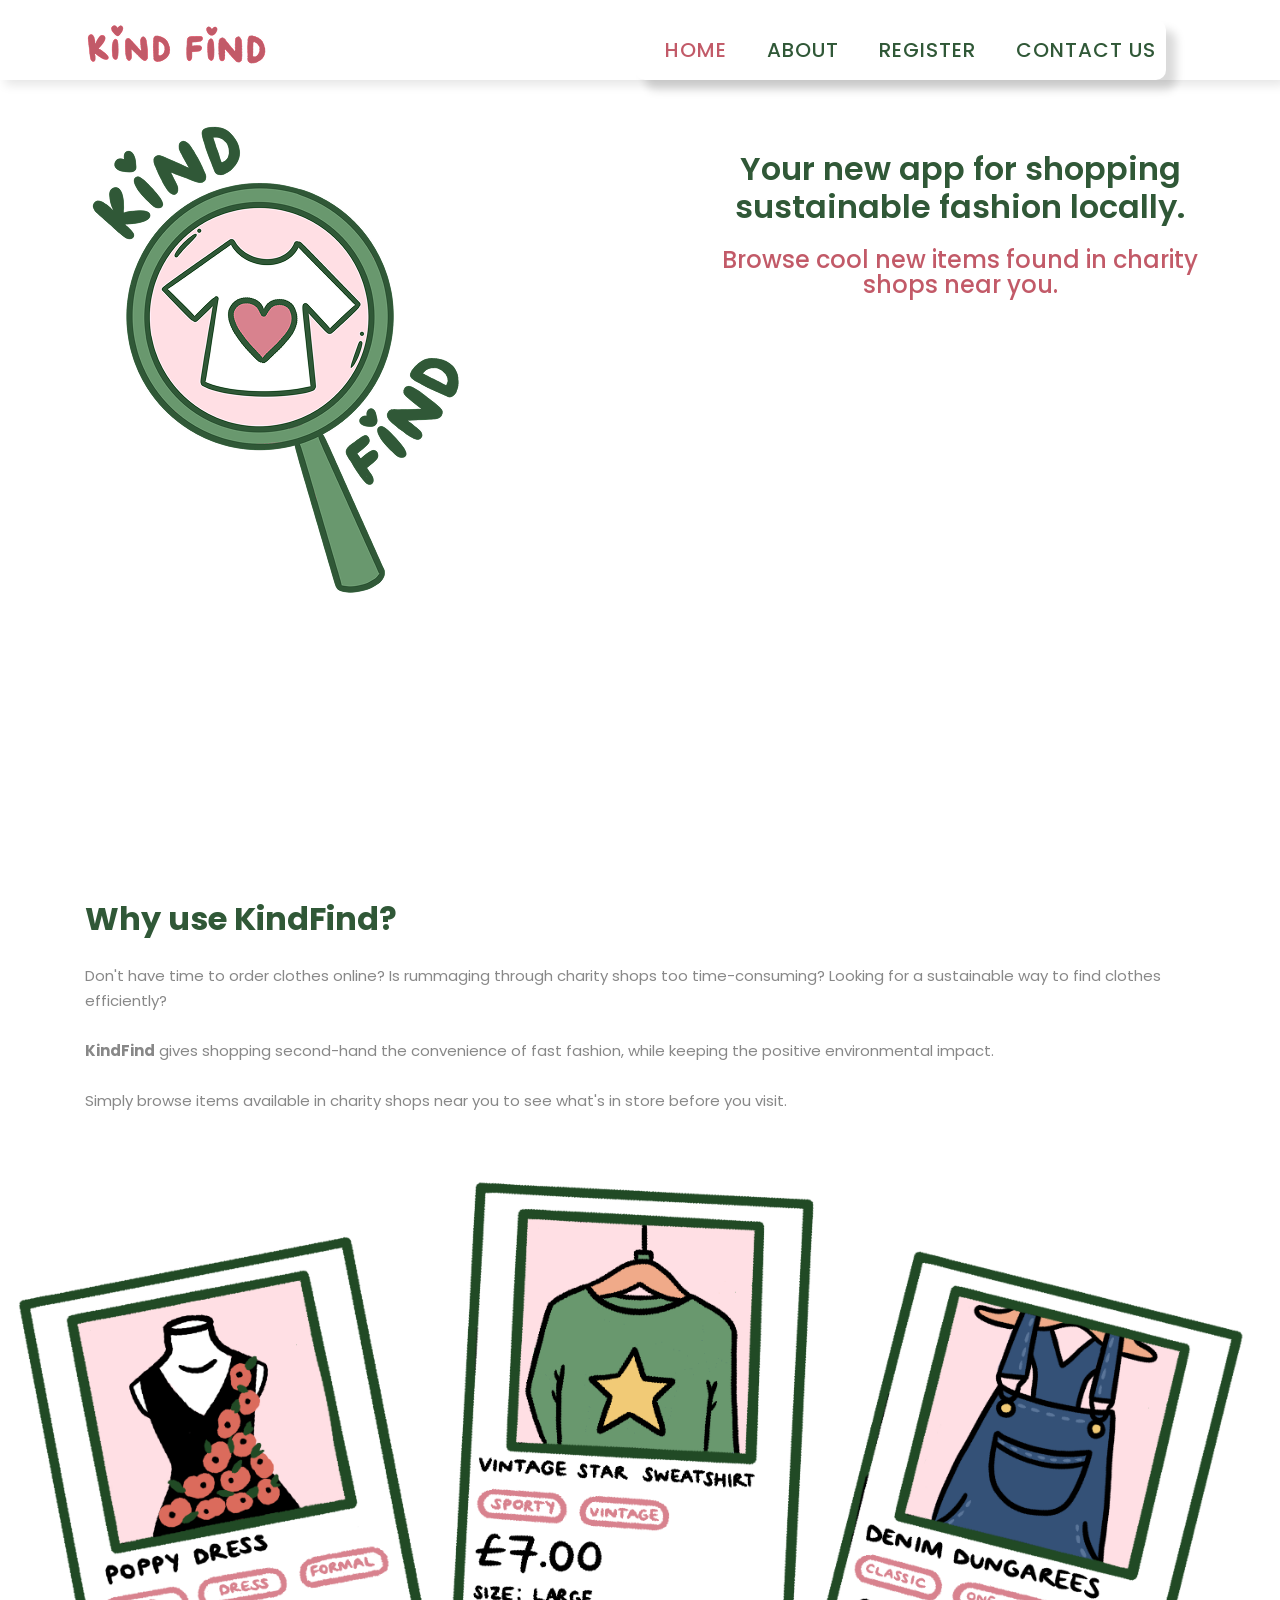
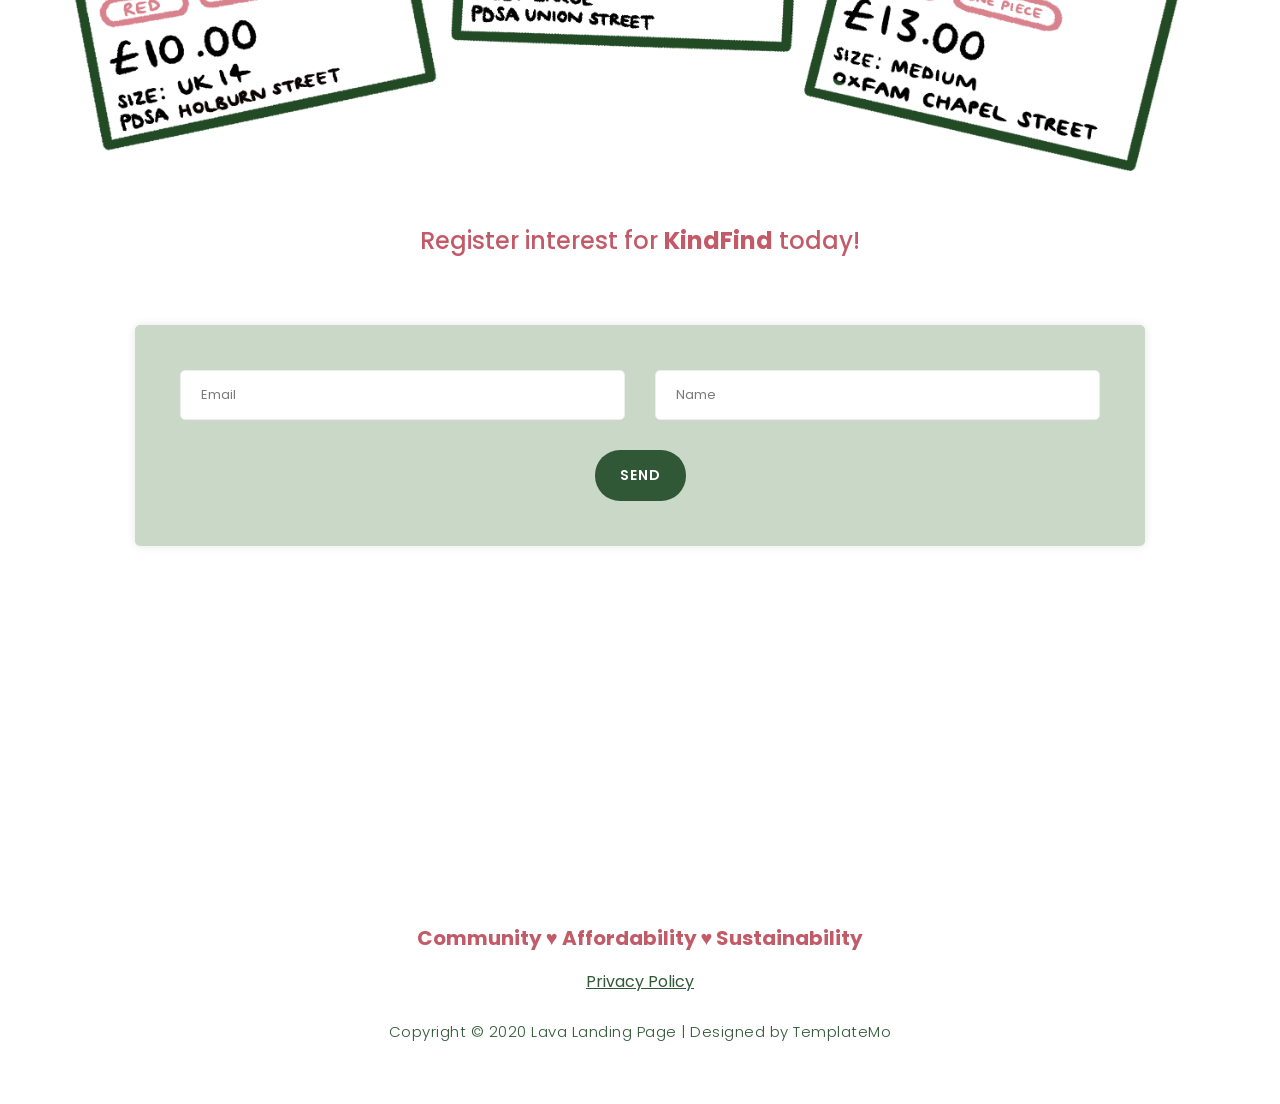
<file: index.html>
<!DOCTYPE html>
<html lang="en">

<head>

    <meta charset="utf-8">
    <meta name="viewport" content="width=device-width, initial-scale=1, shrink-to-fit=no">
    <meta name="description" content="">
    <meta name="author" content="TemplateMo">
    <link href="https://fonts.googleapis.com/css?family=Poppins:100,200,300,400,500,600,700,800,900&display=swap" rel="stylesheet">

    <link rel="shortcut icon" type="image/x-icon" href="favicon.ico" />

    <title>KindFind</title>
<!--

Lava Landing Page

https://templatemo.com/tm-540-lava-landing-page

-->

<!-- Version 31.08.2026 -->

    <!-- Additional CSS Files -->
    <link rel="stylesheet" type="text/css" href="assets/css/bootstrap.min.css">

    <link rel="stylesheet" type="text/css" href="assets/css/font-awesome.css">

    <link rel="stylesheet" href="assets/css/templatemo-lava.css">

    <link rel="stylesheet" href="assets/css/owl-carousel.css">

</head>

<body>

    <!-- ***** Preloader Start ***** -->
    <div id="preloader">
        <div class="jumper">
            <div></div>
            <div></div>
            <div></div>
        </div>
    </div>
    <!-- ***** Preloader End ***** -->


    <!-- ***** Header Area Start ***** -->
    <header class="header-area header-sticky">
        <div class="container">
            <div class="row">
                <div class="col-12">
                    <nav class="main-nav">
                        <!-- ***** Logo Start ***** -->
                        <a href="index.html" class="logo"> <img src="assets/images/kindfind text.png"> </a>
                        <!-- ***** Logo End ***** -->

                        <ul class="nav">
                            <li> <a href="index.html" class="menu-item active"> Home </a></li>
                            <li> <a href="about.html"> About </a></li>
                            <li> <a href="register.html"> Register </a></li>
                            <li> <a href="contact.html"> Contact Us </a></li>
                        </ul>


                        <a class='menu-trigger'>
                            <span></span>

                        </a>
                        <!-- ***** Menu End ***** -->
                    </nav>
                </div>
            </div>
        </div>
    </header>
    <!-- ***** Header Area End ***** -->


    <!-- ***** Welcome Area Start ***** -->
    <div class="welcome-area" id="welcome">

        <!-- ***** Header Text Start ***** -->
        <!-- <div class="header-text">
            <div class="container">
                <div class="row"> -->
        <div class="header-columns-left">
                    <div data-scroll-reveal="enter left move 30px over 0.6s after 0.5s">
                        <img style="max-width: 100%;" src="assets/images/kindfind_logo.png">                         
                    </div>

        </div>

         <div class="header-columns-right">
                    <div data-scroll-reveal="enter left move 30px over 0.6s after 1s">
                        <h2 class="bold-heading">Your new app for shopping sustainable fashion locally. </h2> 
                        <p class="pink-subtext"> Browse cool new items found in charity shops near you. </p>                      
                    </div>

        </div>




        </div>
    </div>
        <!-- ***** Header Text End ***** -->
    </div>
    <!-- ***** Welcome Area End ***** -->
     <div>

     </div>

    <!-- ***** Features Big Item Start ***** -->

    <div class="container">
        <h2> Why use KindFind? <br></h2>
        <p><br>Don't have time to order clothes online? Is rummaging through charity shops too time-consuming? Looking for a sustainable way to find clothes efficiently?</p>
        <p><br><b>KindFind</b> gives shopping second-hand the convenience of fast fashion, while keeping the positive environmental impact. </p>
        <p><br>Simply browse items available in charity shops near you to see what's in store before you visit.</p>

    </div>

    <div id="polaroids">
        <img src="assets/images/polaroids.png" style="max-width: 100%;">
    </div>
    
    <!-- ***** Features Big Item End ***** -->


    <div class="container">
        <h4 id="interest-form-heading"> Register interest for <b>KindFind</b> today! <br> </h4>

                            <div class="contact-form">
                                <form method="POST" action="https://script.google.com/macros/s/AKfycbyY-tddZt12x1N2w3Bfdlll0ggIRHXmHf4bwVYbFrDgCQg-KHcNWGbpHg6rM3AW5Ag/exec">
                                    <div class="row">
                                        <div class="col-md-6 col-sm-12">
                                            <fieldset>
                                                <input name="Email" type="email" placeholder="Email" required=""
                                                    style="background-color: #fff;">
                                            </fieldset>
                                        </div>
                                        <div class="col-md-6 col-sm-12">
                                            <fieldset>
                                                <input name="Name" type="text" placeholder="Name" required="" 
                                                style="background-color: #fff;">
                                            </fieldset>
                                        </div>
                                        <div class="col-lg-12">
                                            <fieldset>
                                                <button type="submit" class="main-button">Send</button>
                                            </fieldset>
                                        </div>
                                    </div>
                                </form>
                            </div>
    </div>

    <!-- ***** Footer Start ***** -->
    <footer id="contact-us">
        <div class="container">
            <div class="row">

                <div class="col-lg-12">

                    <div class="sub-footer">

                        <h5 id="values-home"> Community  &#9829  Affordability  &#9829  Sustainability</h5> 

                        <a href="https://onedrive.live.com/:w:/g/personal/33eacf926e19a447/IQA8ZObnkgBQTL473j0QpaLQAdEvwq_gTi9cY4ucf8OOCig?rtime=iplRik6a3kg&redeem=aHR0cHM6Ly8xZHJ2Lm1zL3cvYy8zM2VhY2Y5MjZlMTlhNDQ3L0lRQThaT2Jua2dCUVRMNDczajBRcGFMUUFkRXZ3cV9nVGk5Y1k0dWNmOE9PQ2lnP2U9bGVRVEhJ"> <u>Privacy Policy </u> <br> </a>
                        
                        <p> <br> Copyright &copy; 2020 Lava Landing Page

                        | Designed by <a rel="nofollow" href="https://templatemo.com">TemplateMo</a></p>
                    </div>
                </div>
            </div>
        </div>
    </footer>

    <!-- jQuery -->
    <script src="assets/js/jquery-2.1.0.min.js"></script>

    <!-- Bootstrap -->
    <script src="assets/js/popper.js"></script>
    <script src="assets/js/bootstrap.min.js"></script>

    <!-- Plugins -->
    <script src="assets/js/owl-carousel.js"></script>
    <script src="assets/js/scrollreveal.min.js"></script>
    <script src="assets/js/waypoints.min.js"></script>
    <script src="assets/js/jquery.counterup.min.js"></script>
    <script src="assets/js/imgfix.min.js"></script>

    <!-- Global Init -->
    <script src="assets/js/custom.js"></script>

</body>
</html>
</file>
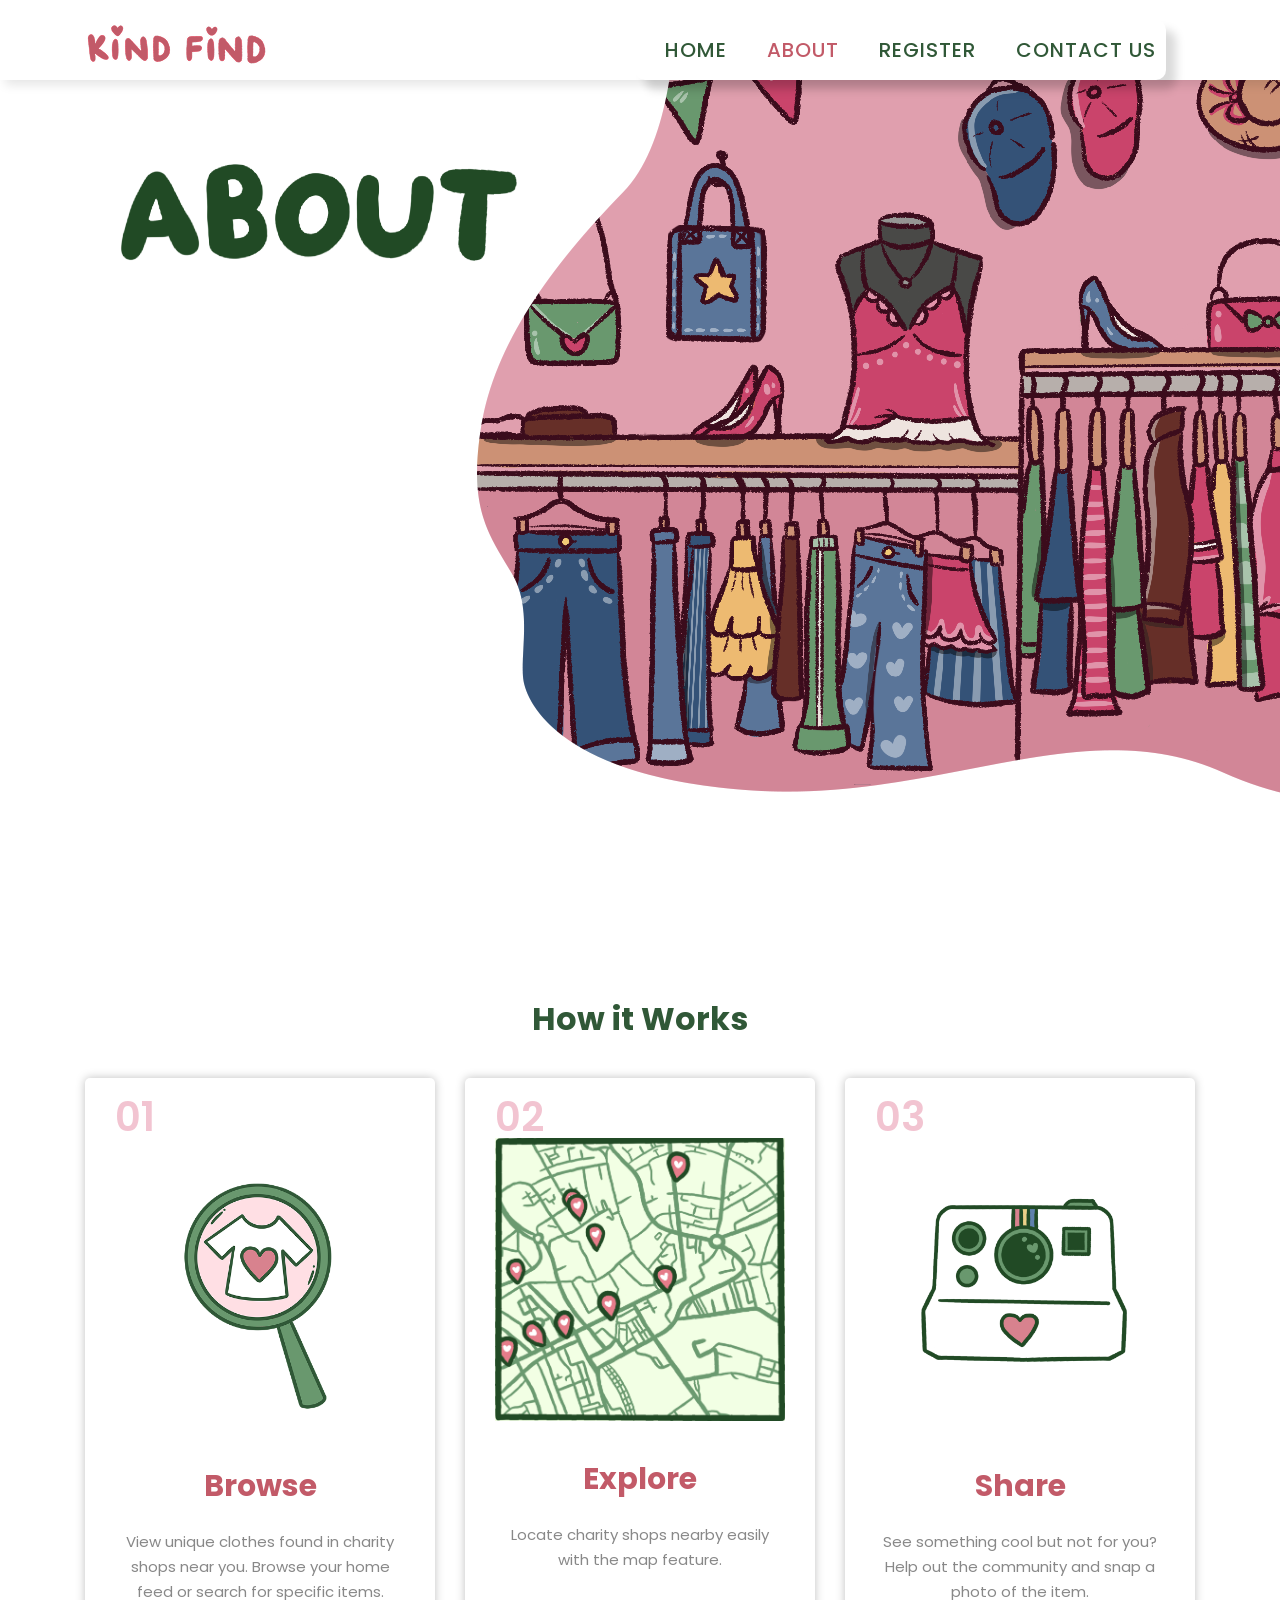
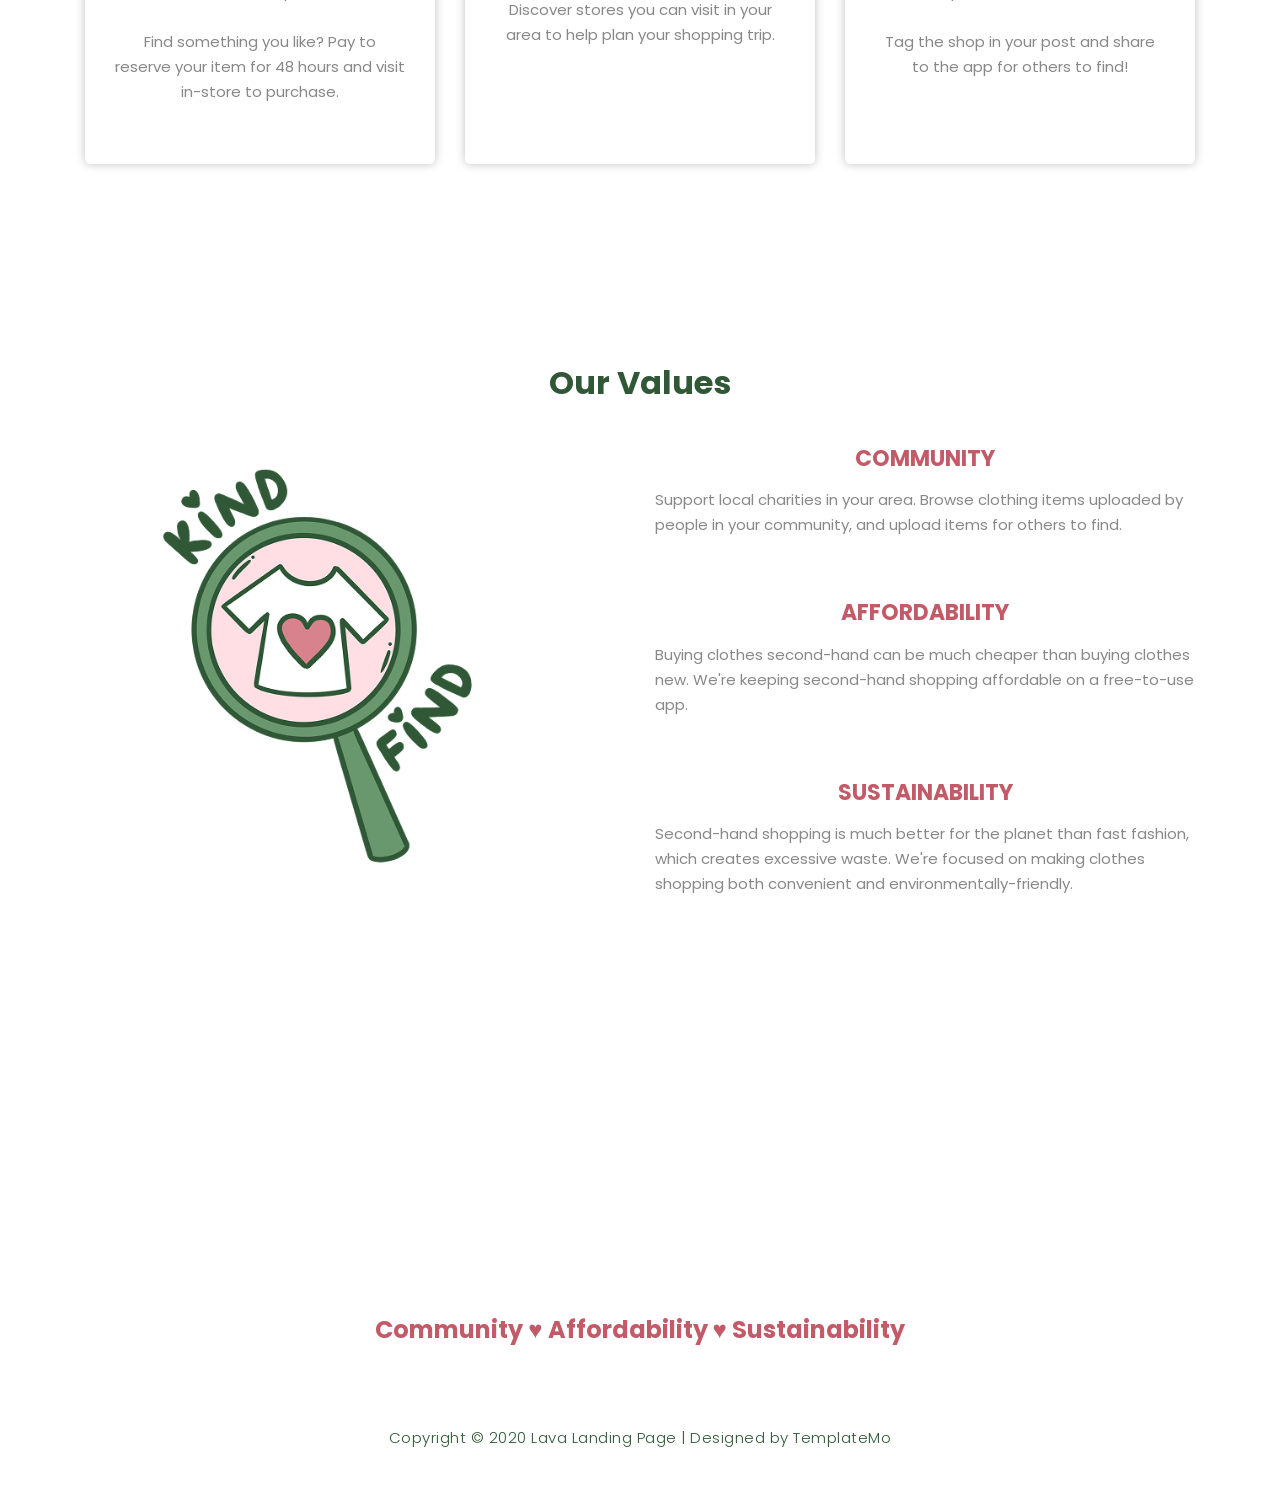
<file: about.html>
<!DOCTYPE html>
<html lang="en">

<head>

    <meta charset="utf-8">
    <meta name="viewport" content="width=device-width, initial-scale=1, shrink-to-fit=no">
    <meta name="description" content="">
    <meta name="author" content="TemplateMo">
    <link href="https://fonts.googleapis.com/css?family=Poppins:100,200,300,400,500,600,700,800,900&display=swap" rel="stylesheet">


    <link rel="shortcut icon" type="image/x-icon" href="favicon.ico" />
    
    <title>KindFind</title>
<!--

Lava Landing Page

https://templatemo.com/tm-540-lava-landing-page

-->

    <!-- Additional CSS Files -->
    <link rel="stylesheet" type="text/css" href="assets/css/bootstrap.min.css">

    <link rel="stylesheet" type="text/css" href="assets/css/font-awesome.css">

    <link rel="stylesheet" href="assets/css/templatemo-lava.css">

    <link rel="stylesheet" href="assets/css/owl-carousel.css">

</head>

<body>

    <!-- ***** Preloader Start ***** -->
    <div id="preloader">
        <div class="jumper">
            <div></div>
            <div></div>
            <div></div>
        </div>
    </div>
    <!-- ***** Preloader End ***** -->


    <!-- ***** Header Area Start ***** -->
    <header class="header-area header-sticky">
        <div class="container">
            <div class="row">
                <div class="col-12">
                    <nav class="main-nav">
                        <!-- ***** Logo Start ***** -->
                        <a href="index.html" class="logo">
                            <a href="index.html" class="logo"> <img src="assets/images/kindfind text.png"> </a>

                        </a>
                        <!-- ***** Logo End ***** -->

                        <ul class="nav">
                            <li> <a href="index.html"> Home </a></li>
                            <li> <a href="about.html" class="menu-item active"> About </a></li>
                            <li> <a href="register.html"> Register </a></li>
                            <li> <a href="contact.html"> Contact Us </a></li>

                        </ul>


                        <a class='menu-trigger'>
                            <span></span>

                        </a>
                        <!-- ***** Menu End ***** -->
                    </nav>
                </div>
            </div>
        </div>
    </header>
    <!-- ***** Header Area End ***** -->


    <!-- ***** Welcome Area Start ***** -->
    <div class="welcome-area" id="welcome">

        <div class="welcome-area-about">

        <!-- ***** Header Text Start ***** -->
        <!-- <div class="header-text">
            <div class="container">
                <div class="row"> -->
        <div class="header-columns-left"> 
            <div data-scroll-reveal="enter left move 30px over 0.6s after 1s">

                <div class="page-title"> 
                    <img style="max-width: 100%;" src="assets/images/About.png">
                </div>
                        
            </div>

                

        </div>

         

        </div>
    </div>
    <!-- ***** Welcome Area End ***** --> 

    <!-- ***** Features Big Item Start ***** -->

    <section class="section" id="about">
        <h2 class="section-title"> How it Works </h2>
        <div class="container">
            <div class="row">
                <div class="col-lg-4 col-md-6 col-sm-12 col-xs-12" id="features-container" data-scroll-reveal="enter left move 30px over 0.6s after 0.4s" data-scroll-reveal-id="2" data-scroll-reveal-initialized="true" data-scroll-reveal-complete="true">
                    <div class="features-item">
                        <div class="features-icon">
                            <h2>01</h2>
                            <img src="assets/images/magnifying-glass.png" alt="">
                            <h4>Browse</h4>
                            <p>View unique clothes found in charity shops near you. Browse your home feed or search for specific items. <br></p>
                            <p> <br> Find something you like? Pay to reserve your item for 48 hours and visit in-store to purchase.</p>
                        </div>
                    </div>
                </div>
                <div class="col-lg-4 col-md-6 col-sm-12 col-xs-12" id="features-container" data-scroll-reveal="enter bottom move 30px over 0.6s after 0.4s" data-scroll-reveal-id="3" data-scroll-reveal-initialized="true" data-scroll-reveal-complete="true">
                    <div class="features-item">
                        <div class="features-icon">
                            <h2>02</h2>
                            <img src="assets/images/Map.png" alt="">
                            <h4>Explore</h4>
                            <p>Locate charity shops nearby easily with the map feature. <br> </p> 
                            <p><br> Discover stores you can visit in your area to help plan your shopping trip.</p>
                            
                        </div>
                    </div>
                </div>
                <div class="col-lg-4 col-md-6 col-sm-12 col-xs-12" id="features-container" data-scroll-reveal="enter right move 30px over 0.6s after 0.4s" data-scroll-reveal-id="4" data-scroll-reveal-initialized="true" data-scroll-reveal-complete="true">
                    <div class="features-item">
                        <div class="features-icon">
                            <h2>03</h2>
                            <img src="assets/images/camera-icon.png" alt="">
                            <h4>Share</h4>
                            <p>See something cool but not for you? Help out the community and snap a photo of the item. <br></p>
                            <p><br> Tag the shop in your post and share to the app for others to find!</p>
                            
                        </div>
                    </div>
                </div>
            </div>
        </div>
    </section>


    <section class="section" id="promotion">
        <h2 class="section-title"> Our Values </h2>
        <div class="container">
            <div class="row">
                <div class="left-image col-lg-5 col-md-12 col-sm-12 mobile-bottom-fix-big" data-scroll-reveal="enter left move 30px over 0.6s after 0.4s" data-scroll-reveal-id="5" data-scroll-reveal-initialized="true" data-scroll-reveal-complete="true">
                    <img src="assets/images/kindfind_logo.png" class="rounded img-fluid d-block mx-auto" alt="App">
                </div>
                <div class="right-text offset-lg-1 col-lg-6 col-md-12 col-sm-12 mobile-bottom-fix">
                    <ul>
                        <li data-scroll-reveal="enter right move 30px over 0.6s after 0.4s" data-scroll-reveal-id="6" data-scroll-reveal-initialized="true" data-scroll-reveal-complete="true">
                            <div class="text">
                                <h4 class="values-headings">COMMUNITY</h4>
                                <p>Support local charities in your area. Browse clothing items uploaded by people in your community, and upload items for others to find.
                                </p>
                            </div>
                        </li>
                        <li data-scroll-reveal="enter right move 30px over 0.6s after 0.5s" data-scroll-reveal-id="7" data-scroll-reveal-initialized="true" data-scroll-reveal-complete="true">
                            <div class="text">
                                <h4 class="values-headings">AFFORDABILITY</h4>
                                <p>Buying clothes second-hand can be much cheaper than buying clothes new. We're keeping second-hand shopping affordable on a free-to-use app.</p>
                            </div>
                        </li>
                        <li data-scroll-reveal="enter right move 30px over 0.6s after 0.6s" data-scroll-reveal-id="8" data-scroll-reveal-initialized="true" data-scroll-reveal-complete="true">
                            <div class="text">
                                <h4 class="values-headings">SUSTAINABILITY</h4>
                                <p>Second-hand shopping is much better for the planet than fast fashion, which creates excessive waste. We're focused on making clothes shopping both convenient and environmentally-friendly.</p>
                            </div>
                        </li>
                    </ul>
                </div>
            </div>
        </div>
    </section>
    
    <!-- ***** Features Big Item End ***** -->

    <!-- ***** Footer Start ***** -->
    <footer id="contact-us">
        <div class="container">
            <div class="row">
                <div class="col-lg-12">
                    <h4 id="values-home">Community  &#9829  Affordability  &#9829  Sustainability</h4> 

                    <div class="sub-footer">
                        <p>Copyright &copy; 2020 Lava Landing Page

                        | Designed by <a rel="nofollow" href="https://templatemo.com">TemplateMo</a></p>
                    </div>
                </div>
            </div>
        </div>
    </footer>

    <!-- jQuery -->
    <script src="assets/js/jquery-2.1.0.min.js"></script>

    <!-- Bootstrap -->
    <script src="assets/js/popper.js"></script>
    <script src="assets/js/bootstrap.min.js"></script>

    <!-- Plugins -->
    <script src="assets/js/owl-carousel.js"></script>
    <script src="assets/js/scrollreveal.min.js"></script>
    <script src="assets/js/waypoints.min.js"></script>
    <script src="assets/js/jquery.counterup.min.js"></script>
    <script src="assets/js/imgfix.min.js"></script>

    <!-- Global Init -->
    <script src="assets/js/custom.js"></script>

</body>
</html>
</file>
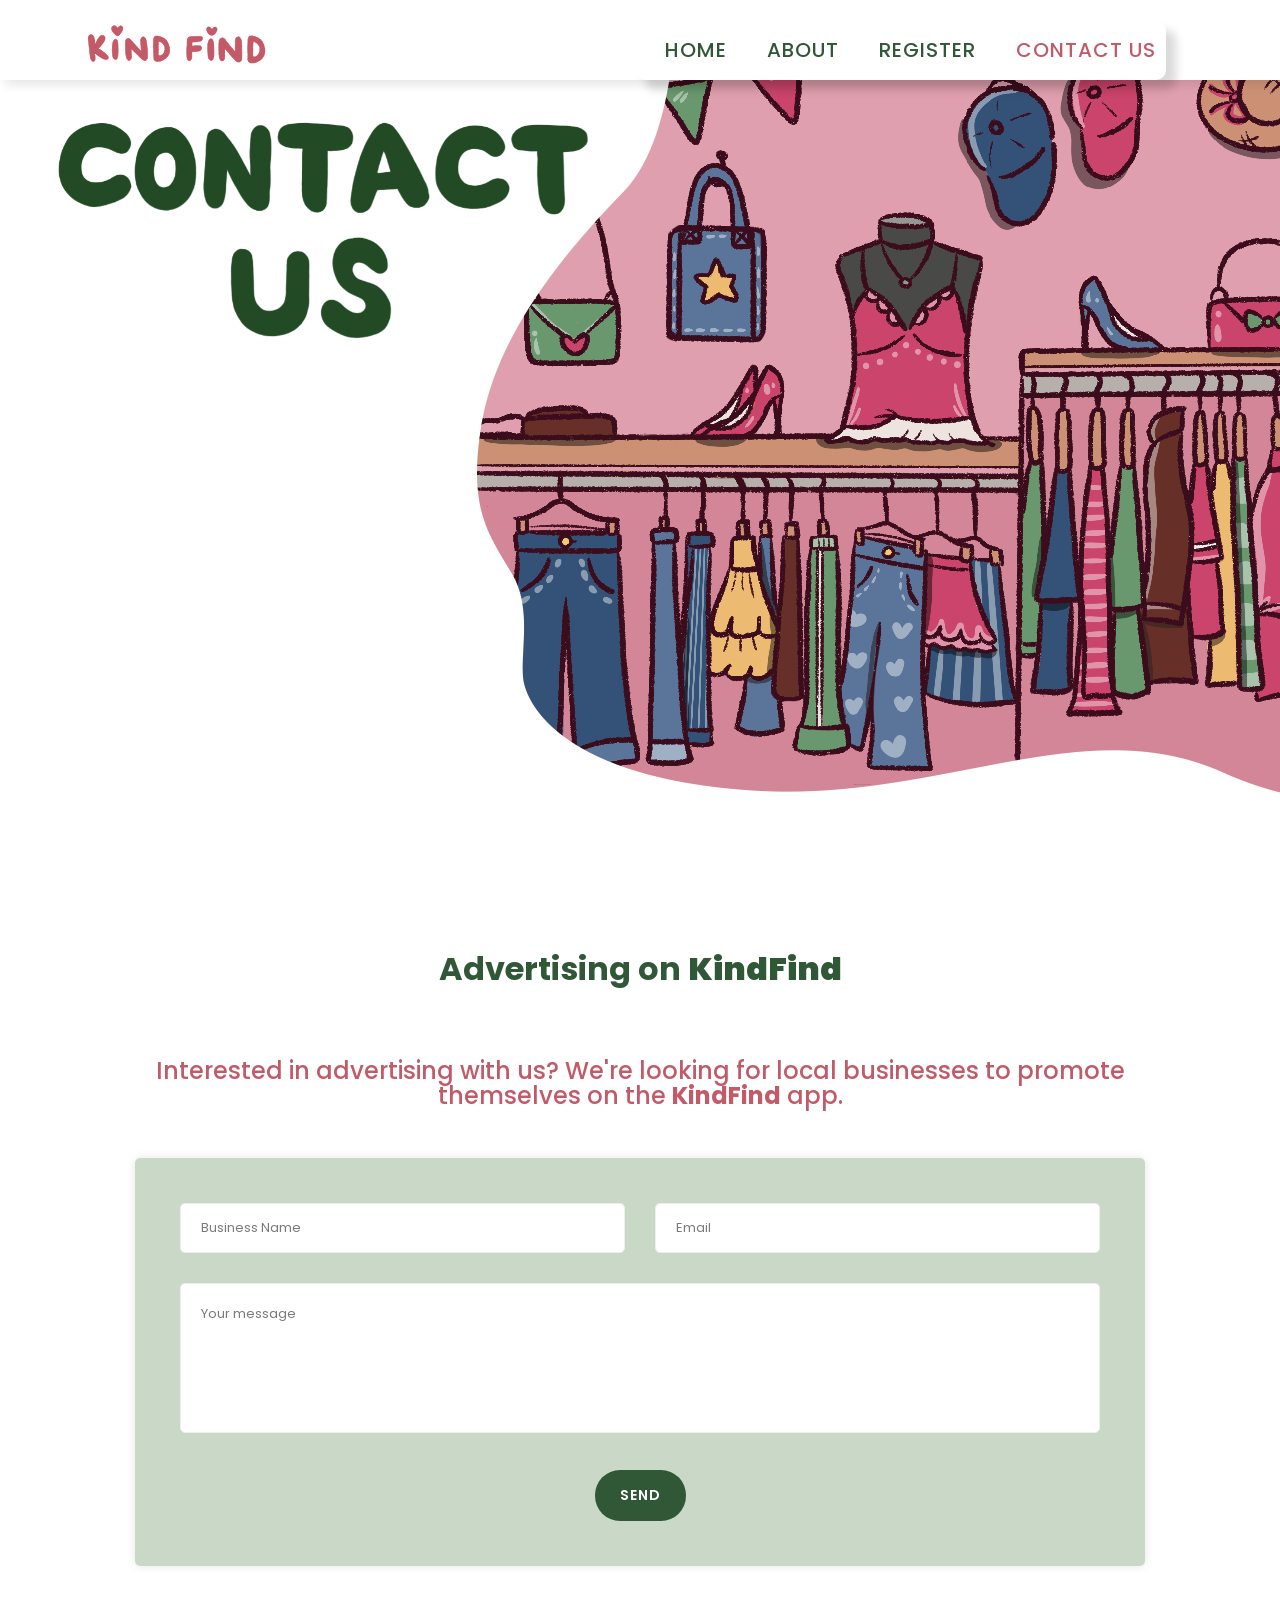
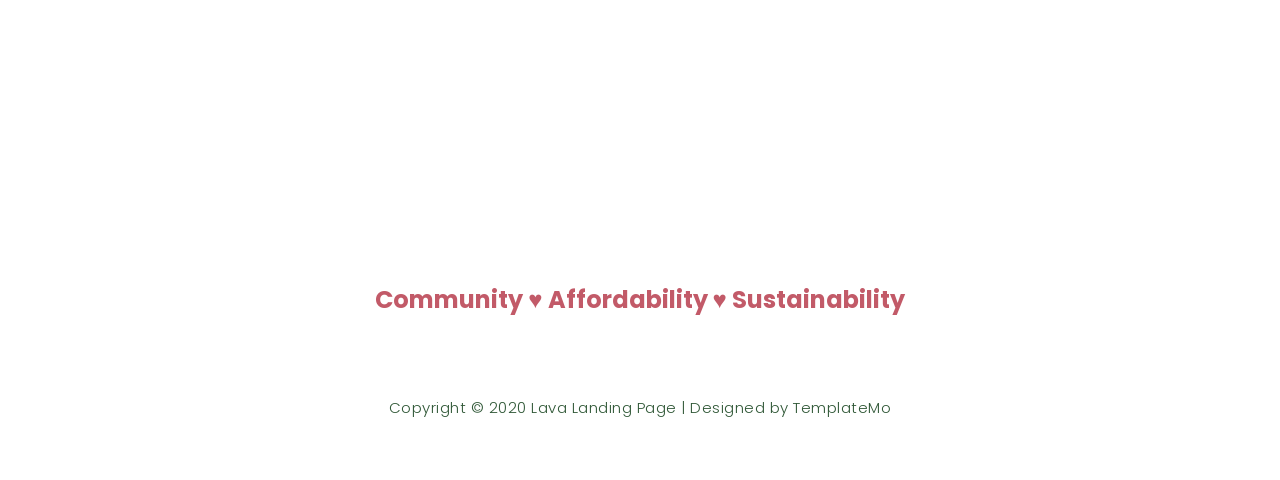
<file: contact.html>
<!DOCTYPE html>
<html lang="en">

<head>

    <meta charset="utf-8">
    <meta name="viewport" content="width=device-width, initial-scale=1, shrink-to-fit=no">
    <meta name="description" content="">
    <meta name="author" content="TemplateMo">
    <link href="https://fonts.googleapis.com/css?family=Poppins:100,200,300,400,500,600,700,800,900&display=swap" rel="stylesheet">


    <link rel="shortcut icon" type="image/x-icon" href="favicon.ico" />

    <title>KindFind</title>
<!--

Lava Landing Page

https://templatemo.com/tm-540-lava-landing-page

-->

    <!-- Additional CSS Files -->
    <link rel="stylesheet" type="text/css" href="assets/css/bootstrap.min.css">

    <link rel="stylesheet" type="text/css" href="assets/css/font-awesome.css">

    <link rel="stylesheet" href="assets/css/templatemo-lava.css">

    <link rel="stylesheet" href="assets/css/owl-carousel.css">

</head>

<body>

    <!-- ***** Preloader Start ***** -->
    <div id="preloader">
        <div class="jumper">
            <div></div>
            <div></div>
            <div></div>
        </div>
    </div>
    <!-- ***** Preloader End ***** -->


    <!-- ***** Header Area Start ***** -->
    <header class="header-area header-sticky">
        <div class="container">
            <div class="row">
                <div class="col-12">
                    <nav class="main-nav">
                        <!-- ***** Logo Start ***** -->
                        <a href="index.html" class="logo">
                            <a href="index.html" class="logo"> <img src="assets/images/kindfind text.png"> </a>

                        </a>
                        <!-- ***** Logo End ***** -->

                        <ul class="nav">
                            <li> <a href="index.html"> Home </a></li>
                            <li> <a href="about.html"> About </a></li>
                            <li> <a href="register.html"> Register </a></li>
                            <li> <a href="contact.html" class="menu-item active"> Contact Us </a></li>
                        </ul>


                        <a class='menu-trigger'>
                            <span></span>

                        </a>
                        <!-- ***** Menu End ***** -->
                    </nav>
                </div>
            </div>
        </div>
    </header>
    <!-- ***** Header Area End ***** -->


     <!-- ***** Welcome Area Start ***** -->
    <div class="welcome-area" id="welcome">

        <div class="welcome-area-about">

        <!-- ***** Header Text Start ***** -->
        <!-- <div class="header-text">
            <div class="container">
                <div class="row"> -->
        <div class="header-columns-left"> 
            <div data-scroll-reveal="enter left move 30px over 0.6s after 1s">

                <div class="page-title"> 
                    <img style="max-width: 100%;" src="assets/images/contact-us.png">
                </div>
                        
            </div>

                

        </div>

         

        </div>
    </div>
    <!-- ***** Welcome Area End ***** --> 

    <!-- ***** Features Big Item Start ***** -->

    <div class="container" id="form-text">
        <div id="form-text">
            <h2> Advertising on <b>KindFind</b> </h2>
            <p class="pink-subtext"><br><br> Interested in advertising with us? We're looking for local businesses to promote themselves on the <b>KindFind</b> app.</p>
        </div>
    </div>

    <div class="container">

        <div class="contact-form" id="contact-form">
                                <form method="POST" action="https://script.google.com/macros/s/AKfycbw5J8oSMNBE7QCja1GOoaZlgQCowxYu_Rgc0RoB6dnFnWUT5p9MxDW94LPkmCC9vkkVHw/exec">
                                    <div class="row">

                                        <div class="col-md-6 col-sm-12">
                                            <fieldset>
                                                <input name="Name" type="text" placeholder="Business Name" required="" 
                                                style="background-color: #fff;">
                                            </fieldset>
                                        </div>


                                        <div class="col-md-6 col-sm-12">
                                            <fieldset>
                                                <input name="Email" type="email" placeholder="Email" required=""
                                                    style="background-color: #fff;">
                                            </fieldset>
                                        </div>

                                    <div class="col-lg-12">
                                        <fieldset>
                                            <textarea name="Message" rows="6" id="message" placeholder="Your message" required="" style="background-color: #fff;"></textarea>
                                        </fieldset>
                                    </div>
                                        
                                        <div class="col-lg-12">
                                            <fieldset>
                                                <button type="submit" class="main-button">Send</button>
                                            </fieldset>
                                        </div>
                                    </div>
                                </form>
                            </div>
           
           
           
                     </div>
    </div>
    
    <!-- ***** Features Big Item End ***** -->

    <!-- ***** Footer Start ***** -->
    <footer id="contact-us">
        <div class="container">
            <div class="row">
                <div class="col-lg-12">
                    <h4 id="values-home">Community  &#9829  Affordability  &#9829  Sustainability</h4> 

                    <div class="sub-footer">
                        <p>Copyright &copy; 2020 Lava Landing Page

                        | Designed by <a rel="nofollow" href="https://templatemo.com">TemplateMo</a></p>
                    </div>
                </div>
            </div>
        </div>
    </footer>

    <!-- jQuery -->
    <script src="assets/js/jquery-2.1.0.min.js"></script>

    <!-- Bootstrap -->
    <script src="assets/js/popper.js"></script>
    <script src="assets/js/bootstrap.min.js"></script>

    <!-- Plugins -->
    <script src="assets/js/owl-carousel.js"></script>
    <script src="assets/js/scrollreveal.min.js"></script>
    <script src="assets/js/waypoints.min.js"></script>
    <script src="assets/js/jquery.counterup.min.js"></script>
    <script src="assets/js/imgfix.min.js"></script>

    <!-- Global Init -->
    <script src="assets/js/custom.js"></script>



<!-- <script>
  const form = document.getElementById('contact-form')
  const responseMessage = document.getElementById('response-message')
  
  form.addEventListener('submit', function(e) {
    e.preventDefault() // Prevents the default form submission (page reload)
    
    const scriptURL = 'https://script.google.com/macros/s/AKfycbw5J8oSMNBE7QCja1GOoaZlgQCowxYu_Rgc0RoB6dnFnWUT5p9MxDW94LPkmCC9vkkVHw/exec' // PASTE YOUR SCRIPT URL HERE
    const formData = new FormData(form)
    
    responseMessage.textContent = 'Submitting...'

    fetch(scriptURL, { method: 'POST', body: formData})
      .then(response => response.json())
      .then(data => {
        if (data.result === 'success') {
          responseMessage.style.color = 'green'
          responseMessage.textContent = 'Thank you! Your message has been sent.'
          form.reset() // Clear the form fields
        } else {
          throw new Error('Form submission failed')
        }
      })
      .catch(error => {
        console.error('Error!', error.message),
        responseMessage.style.color = 'red'
        responseMessage.textContent = 'Oops! Something went wrong. Please try again.'
      })
  })
</script> -->

</body>
</html>
</file>
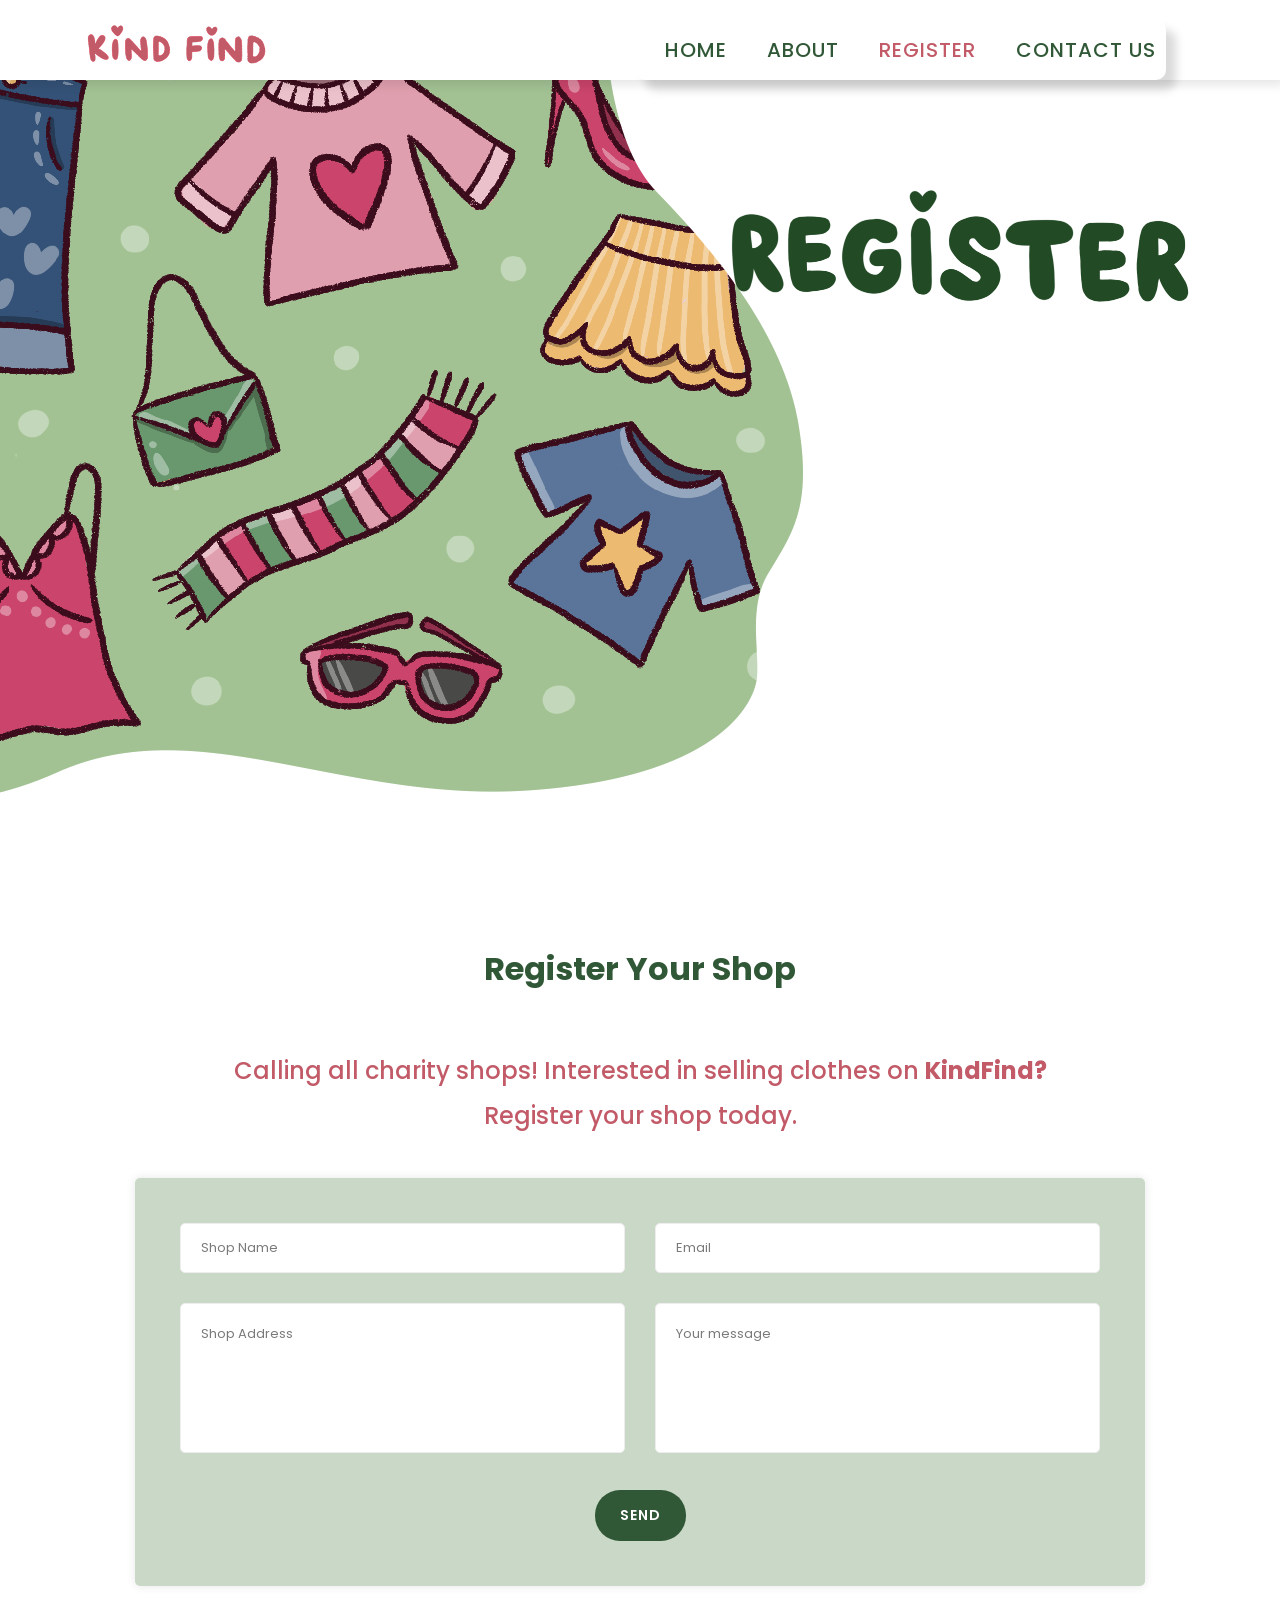
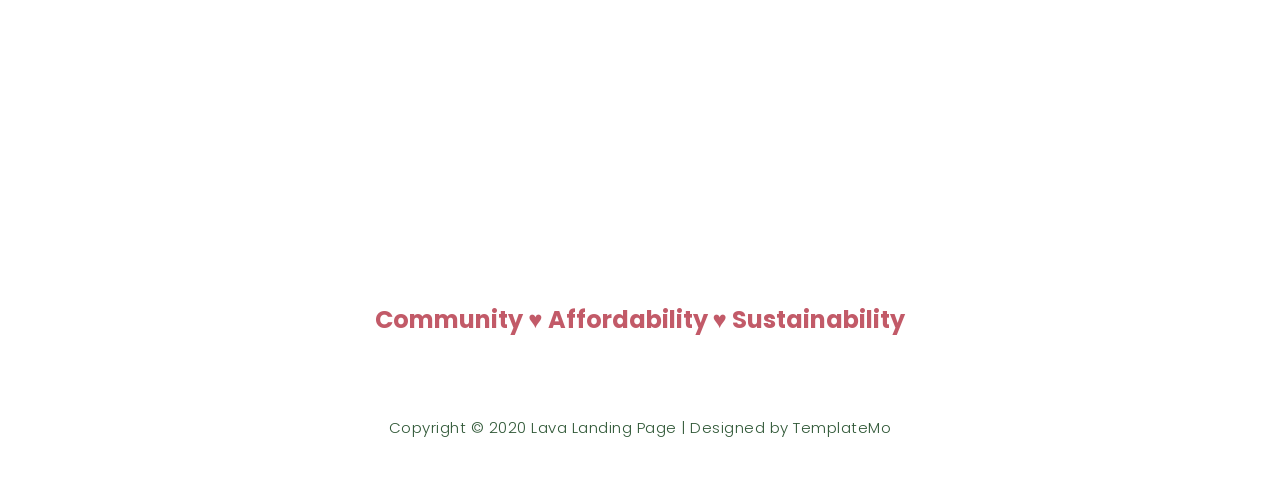
<file: register.html>
<!DOCTYPE html>
<html lang="en">

<head>

    <meta charset="utf-8">
    <meta name="viewport" content="width=device-width, initial-scale=1, shrink-to-fit=no">
    <meta name="description" content="">
    <meta name="author" content="TemplateMo">
    <link href="https://fonts.googleapis.com/css?family=Poppins:100,200,300,400,500,600,700,800,900&display=swap" rel="stylesheet">


    <link rel="shortcut icon" type="image/x-icon" href="favicon.ico" />

    <title>KindFind</title>
<!--

Lava Landing Page

https://templatemo.com/tm-540-lava-landing-page

-->

    <!-- Additional CSS Files -->
    <link rel="stylesheet" type="text/css" href="assets/css/bootstrap.min.css">

    <link rel="stylesheet" type="text/css" href="assets/css/font-awesome.css">

    <link rel="stylesheet" href="assets/css/templatemo-lava.css">

    <link rel="stylesheet" href="assets/css/owl-carousel.css">

</head>

<body>

    <!-- ***** Preloader Start ***** -->
    <div id="preloader">
        <div class="jumper">
            <div></div>
            <div></div>
            <div></div>
        </div>
    </div>
    <!-- ***** Preloader End ***** -->


    <!-- ***** Header Area Start ***** -->
    <header class="header-area header-sticky">
        <div class="container">
            <div class="row">
                <div class="col-12">
                    <nav class="main-nav">
                        <!-- ***** Logo Start ***** -->
                        <a href="index.html" class="logo">
                            <a href="index.html" class="logo"> <img src="assets/images/kindfind text.png"> </a>

                        </a>
                        <!-- ***** Logo End ***** -->

                        <ul class="nav">
                            <li> <a href="index.html"> Home </a></li>
                            <li> <a href="about.html"> About </a></li>
                            <li> <a href="register.html" class="menu-item active"> Register </a></li>
                            <li> <a href="contact.html"> Contact Us </a></li>


                        </ul>


                        <a class='menu-trigger'>
                            <span></span>

                        </a>
                        <!-- ***** Menu End ***** -->
                    </nav>
                </div>
            </div>
        </div>
    </header>
    <!-- ***** Header Area End ***** -->


   <!-- ***** Welcome Area Start ***** -->
    <div class="welcome-area" id="welcome">

        <div class="welcome-area-contact">

        <!-- ***** Header Text Start ***** -->
        <!-- <div class="header-text">
            <div class="container">
                <div class="row"> -->
        <div class="header-columns-left">
                    <div data-scroll-reveal="enter left move 30px over 0.6s after 0.5s">
                    </div>

        </div>

         <div class="header-columns-right">
                    <div data-scroll-reveal="enter right move 30px over 0.6s after 1s">
                        <img class="page-title" style="max-width: 100%;" src="assets/images/register.png">                     
                    </div>

        </div>

                

        </div>

         

        </div>
    </div>
    <!-- ***** Welcome Area End ***** --> 

    <!-- ***** Features Big Item Start ***** -->

    <div class="container" id="form-text">
        <div id="form-text">
            <h2>Register Your Shop</h2>
            <p class="pink-subtext"><br><br> Calling all charity shops! Interested in selling clothes on <b>KindFind?</b><br> </p>
            <p class="pink-subtext"> Register your shop today. </p>
        </div>
    </div>

    <div class="container">

        <div class="contact-form" id="contact-form">
                                <form method="POST" action="https://script.google.com/macros/s/AKfycbyXQaA_SifjUtz6uoZOyGDpa318eZhP_8DxjkUNTLW156d3ExoIPFVWvo7TlQm0_J4/exec">
                                    <div class="row">

                                        <div class="col-md-6 col-sm-12">
                                            <fieldset>
                                                <input name="Name" type="text" placeholder="Shop Name" required="" 
                                                style="background-color: #fff;">
                                            </fieldset>
                                        </div>


                                        <div class="col-md-6 col-sm-12">
                                            <fieldset>
                                                <input name="Email" type="email" placeholder="Email" required=""
                                                    style="background-color: #fff;">
                                            </fieldset>
                                        </div>

                                    <div class="col-md-6 col-sm-12">
                                        <fieldset>
                                            <textarea name="Address" rows="6" id="message" placeholder="Shop Address" required="" style="background-color: #fff;"></textarea>
                                        </fieldset>
                                    </div>

                                    <div class="col-md-6 col-sm-12">
                                        <fieldset>
                                            <textarea name="Message" rows="6" id="message" placeholder="Your message" required="" style="background-color: #fff;"></textarea>
                                        </fieldset>
                                    </div>
                                        
                                        <div class="col-lg-12">
                                            <fieldset>
                                                <button type="submit" class="main-button">Send</button>
                                            </fieldset>
                                        </div>
                                    </div>
                                </form>
                            </div>
           
           
           
                     </div>
    </div>
    
    <!-- ***** Features Big Item End ***** -->

    <!-- ***** Footer Start ***** -->
    <footer id="contact-us">
        <div class="container">
            <div class="row">
                <div class="col-lg-12">
                    <h4 id="values-home">Community  &#9829  Affordability  &#9829  Sustainability</h4> 

                    <div class="sub-footer">
                        <p>Copyright &copy; 2020 Lava Landing Page

                        | Designed by <a rel="nofollow" href="https://templatemo.com">TemplateMo</a></p>
                    </div>
                </div>
            </div>
        </div>
    </footer>

    <!-- jQuery -->
    <script src="assets/js/jquery-2.1.0.min.js"></script>

    <!-- Bootstrap -->
    <script src="assets/js/popper.js"></script>
    <script src="assets/js/bootstrap.min.js"></script>

    <!-- Plugins -->
    <script src="assets/js/owl-carousel.js"></script>
    <script src="assets/js/scrollreveal.min.js"></script>
    <script src="assets/js/waypoints.min.js"></script>
    <script src="assets/js/jquery.counterup.min.js"></script>
    <script src="assets/js/imgfix.min.js"></script>

    <!-- Global Init -->
    <script src="assets/js/custom.js"></script>

</body>
</html>
</file>
<file: assets/css/templatemo-lava.css>
/*

Lava Landing Page

https://templatemo.com/tm-540-lava-landing-page

*/

/* ---------------------------------------------
Table of contents
------------------------------------------------
01. font & reset css
02. reset
03. global styles
04. header
05. welcome
06. features
07. testimonials
08. contact
09. footer
10. preloader

--------------------------------------------- */
/* 
---------------------------------------------
font & reset css
--------------------------------------------- 
*/
@import url("https://fonts.googleapis.com/css?family=Poppins:100,200,300,400,500,600,700,800,900");
/* 
---------------------------------------------
reset
--------------------------------------------- 
*/
html, body, div, span, applet, object, iframe, h1, h2, h3, h4, h5, h6, p, blockquote, div
pre, a, abbr, acronym, address, big, cite, code, del, dfn, em, font, img, ins, kbd, q,
s, samp, small, strike, strong, sub, sup, tt, var, b, u, i, center, dl, dt, dd, ol, ul, li,
figure, header, nav, section, article, aside, footer, figcaption {
  margin: 0;
  padding: 0;
  border: 0;
  outline: 0;
}

.clearfix:after {
  content: ".";
  display: block;
  clear: both;
  visibility: hidden;
  line-height: 0;
  height: 0;
}

.clearfix {
  display: inline-block;
}

html[xmlns] .clearfix {
  display: block;
}

* html .clearfix {
  height: 1%;
}

ul, li {
  padding: 0;
  margin: 0;
  list-style: none;
}

header, nav, section, article, aside, footer, hgroup {
  display: block;
}

* {
  box-sizing: border-box;
}

html, body {
  font-family: 'Poppins', sans-serif;
  font-weight: 400;
  background-color: #fff;
  font-size: 16px;
  -ms-text-size-adjust: 100%;
  -webkit-font-smoothing: antialiased;
  -moz-osx-font-smoothing: grayscale;
}

a {
  text-decoration: none !important;
}

h1, h2, h3, h4, h5, h6 {
  margin-top: 0px;
  margin-bottom: 0px;
}

h2 { 
  color: #305837;
  font-weight: bold;
}

ul {
  margin-bottom: 0px;
}

p {
  font-size: 15px;
  line-height: 25px;
  color: #888;
}

.pink-subtext {
  font-weight: 500;
  font-size: 24px;
  color: #C25A68;
  margin-top: 20px;
  text-align: center;
}

.bold-heading {
  font-weight: 600;
  text-align: center;
}

/* 
---------------------------------------------
global styles
--------------------------------------------- 
*/
html,
body {
  background: #fff;
  font-family: 'Poppins', sans-serif;
}

::selection {
  background: #f0bac9db;
  color: #fff;
}

::-moz-selection {
  background: #f0bac9db;
  color: #fff;
}

@media (max-width: 991px) {
  html, body {
    overflow-x: hidden;
  }
  .mobile-top-fix {
    margin-top: 30px;
    margin-bottom: 0px;
  }
  .mobile-bottom-fix {
    margin-bottom: 30px;
  }
  .mobile-bottom-fix-big {
    margin-bottom: 60px;
  }
}

a.main-button-slider {
  font-size: 14px;
  border-radius: 25px;
  padding: 15px 25px;
  background-color: #C25A68;
  text-transform: uppercase;
  color: #fff;
  font-weight: 600;
  letter-spacing: 1px;
  -webkit-transition: all 0.3s ease 0s;
  -moz-transition: all 0.3s ease 0s;
  -o-transition: all 0.3s ease 0s;
  transition: all 0.3s ease 0s;
}

a.main-button-slider:hover {
  background-color: #f0bac9db;
}

a.main-button {
  font-size: 14px;
  border-radius: 25px;
  padding: 15px 25px;
  background-color: #C25A68;
  text-transform: uppercase;
  color: #fff;
  font-weight: 600;
  letter-spacing: 1px;
  -webkit-transition: all 0.3s ease 0s;
  -moz-transition: all 0.3s ease 0s;
  -o-transition: all 0.3s ease 0s;
  transition: all 0.3s ease 0s;
}

a.main-button:hover {
  background-color: #C25A68;
}

button.main-button {
  outline: none;
  border: none;
  cursor: pointer;
  font-size: 14px;
  border-radius: 25px;
  padding: 15px 25px;
  background-color: #305837;
  text-transform: uppercase;
  color: #fff;
  font-weight: 600;
  letter-spacing: 1px;
  -webkit-transition: all 0.3s ease 0s;
  -moz-transition: all 0.3s ease 0s;
  -o-transition: all 0.3s ease 0s;
  transition: all 0.3s ease 0s;
}

button.main-button:hover {
  background-color: #C25A68;
}


.center-heading {
  margin-bottom: 70px;
}

.center-heading h2 {
  margin-top: 0px;
  text-align: center;
  font-size: 42px;
  font-weight: 700;
  color: #1e1e1e;
  margin-bottom: 25px;
}

.center-heading h2 em {
  font-style: normal;
  color: #C25A68;
}

.center-heading p {
  font-size: 15px;
  color: #888;
  text-align: center;
}


/* 
---------------------------------------------
header
--------------------------------------------- 
*/

.background-header {
  background-color: #fff;
  height: 80px!important;
  position: fixed!important;
  top: 0px;
  left: 0px;
  right: 0px;
  box-shadow: 10px 10px 10px rgba(0,0,0,0.15)!important;
}

.background-header .logo,
.background-header .main-nav .nav li a {
  color: #305837!important;
}

.background-header .main-nav .nav li:hover a {
  color: #C25A68!important;
}

.background-header .nav li a.active {
  color: #C25A68!important;

}

.header-area {
  position: fixed;
  background-color: #fff;
  top: 0px;
  left: 0px;
  right: 0px;
  z-index: 100;
  height: 100px;
  -webkit-transition: all .5s ease 0s;
  -moz-transition: all .5s ease 0s;
  -o-transition: all .5s ease 0s;
  transition: all .5s ease 0s;
  box-shadow: 5px 5px 10px rgba(0,0,0,0.1)!important;

}

.header-area .main-nav {
  min-height: 80px;
  background: transparent;
}

.header-area .main-nav .logo {
  line-height: 80px;
  color: #191a20;
  font-size: 28px;
  font-weight: 700;
  text-transform: uppercase;
  letter-spacing: 2px;
  float: left;
  -webkit-transition: all 0.3s ease 0s;
  -moz-transition: all 0.3s ease 0s;
  -o-transition: all 0.3s ease 0s;
  transition: all 0.3s ease 0s;
}


.header-area .main-nav .nav {
  float: left;
  margin-top: 27px;
  margin-left: 33%;
  margin-right: 0px;
  background-color: #fff;
  border-radius: 10px;
  padding: 10px;
  -webkit-transition: all 0.3s ease 0s;
  -moz-transition: all 0.3s ease 0s;
  -o-transition: all 0.3s ease 0s;
  transition: all 0.3s ease 0s;
  position: relative;
  z-index: 999;
  box-shadow: 10px 10px 10px rgba(0,0,0,0.15)!important;
}

.header-area .main-nav .nav li {
  padding-left: 20px;
  padding-right: 20px;
}

.header-area .main-nav .nav li:last-child {
  padding-right: 0px;
}

.header-area .main-nav .nav li a {
  display: block;
  font-weight: 500;
  font-size: 20px;
  color: #305837;
  text-transform: uppercase;
  -webkit-transition: all 0.3s ease 0s;
  -moz-transition: all 0.3s ease 0s;
  -o-transition: all 0.3s ease 0s;
  transition: all 0.3s ease 0s;
  height: 40px;
  line-height: 40px;
  border: transparent;
  letter-spacing: 1px;
}

.header-area .main-nav .nav li:hover a {
  color: #C25A68;
}

.header-area .main-nav .nav li.submenu {
  position: relative;
  padding-right: 35px;
}

.header-area .main-nav .nav li.submenu:after {
  font-family: FontAwesome;
  content: "\f107";
  font-size: 12px;
  color: #7a7a7a;
  position: absolute;
  right: 18px;
  top: 12px;
}

.header-area .main-nav .nav li.submenu ul {
  position: absolute;
  width: 200px;
  box-shadow: 0 2px 28px 0 rgba(0, 0, 0, 0.06);
  overflow: hidden;
  top: 40px;
  opacity: 0;
  transform: translateY(-2em);
  visibility: hidden;
  z-index: -1;
  transition: all 0.3s ease-in-out 0s, visibility 0s linear 0.3s, z-index 0s linear 0.01s;
}

.header-area .main-nav .nav li.submenu ul li {
  margin-left: 0px;
  padding-left: 0px;
  padding-right: 0px;
}

.header-area .main-nav .nav li.submenu ul li a {
  display: block;
  background: #fff;
  color: #7a7a7a!important;
  padding-left: 20px;
  height: 40px;
  line-height: 40px;
  -webkit-transition: all 0.3s ease 0s;
  -moz-transition: all 0.3s ease 0s;
  -o-transition: all 0.3s ease 0s;
  transition: all 0.3s ease 0s;
  position: relative;
  font-size: 13px;
  border-bottom: 1px solid #f5f5f5;
}

.header-area .main-nav .nav li.submenu ul li a:before {
  content: '';
  position: absolute;
  width: 0px;
  height: 40px;
  left: 0px;
  top: 0px;
  bottom: 0px;
  -webkit-transition: all 0.3s ease 0s;
  -moz-transition: all 0.3s ease 0s;
  -o-transition: all 0.3s ease 0s;
  transition: all 0.3s ease 0s;
  background: #C25A68;
}

.header-area .main-nav .nav li.submenu ul li a:hover {
  background: #fff;
  color: #C25A68!important;
  padding-left: 25px;
}

.header-area .main-nav .nav li.submenu ul li a:hover:before {
  width: 3px;
}

.header-area .main-nav .nav li.submenu:hover ul {
  visibility: visible;
  opacity: 1;
  z-index: 1;
  transform: translateY(0%);
  transition-delay: 0s, 0s, 0.3s;
}

.header-area .main-nav .menu-trigger {
  cursor: pointer;
  display: block;
  position: absolute;
  top: 23px;
  width: 32px;
  height: 40px;
  text-indent: -9999em;
  z-index: 99;
  right: 40px;
  display: none;
}

.header-area .main-nav .menu-trigger span,
.header-area .main-nav .menu-trigger span:before,
.header-area .main-nav .menu-trigger span:after {
  -moz-transition: all 0.4s;
  -o-transition: all 0.4s;
  -webkit-transition: all 0.4s;
  transition: all 0.4s;
  background-color: #1e1e1e;
  display: block;
  position: absolute;
  width: 30px;
  height: 2px;
  left: 0;
}

.background-header .main-nav .menu-trigger span,
.background-header .main-nav .menu-trigger span:before,
.background-header .main-nav .menu-trigger span:after {
  background-color: #1e1e1e;
}

.header-area .main-nav .menu-trigger span:before,
.header-area .main-nav .menu-trigger span:after {
  -moz-transition: all 0.4s;
  -o-transition: all 0.4s;
  -webkit-transition: all 0.4s;
  transition: all 0.4s;
  background-color: #1e1e1e;
  display: block;
  position: absolute;
  width: 30px;
  height: 2px;
  left: 0;
  width: 75%;
}

.background-header .main-nav .menu-trigger span:before,
.background-header .main-nav .menu-trigger span:after {
  background-color: #1e1e1e;
}

.header-area .main-nav .menu-trigger span:before,
.header-area .main-nav .menu-trigger span:after {
  content: "";
}

.header-area .main-nav .menu-trigger span {
  top: 16px;
}

.header-area .main-nav .menu-trigger span:before {
  -moz-transform-origin: 33% 100%;
  -ms-transform-origin: 33% 100%;
  -webkit-transform-origin: 33% 100%;
  transform-origin: 33% 100%;
  top: -10px;
  z-index: 10;
}

.header-area .main-nav .menu-trigger span:after {
  -moz-transform-origin: 33% 0;
  -ms-transform-origin: 33% 0;
  -webkit-transform-origin: 33% 0;
  transform-origin: 33% 0;
  top: 10px;
}

.header-area .main-nav .menu-trigger.active span,
.header-area .main-nav .menu-trigger.active span:before,
.header-area .main-nav .menu-trigger.active span:after {
  background-color: transparent;
  width: 100%;
}

.header-area .main-nav .menu-trigger.active span:before {
  -moz-transform: translateY(6px) translateX(1px) rotate(45deg);
  -ms-transform: translateY(6px) translateX(1px) rotate(45deg);
  -webkit-transform: translateY(6px) translateX(1px) rotate(45deg);
  transform: translateY(6px) translateX(1px) rotate(45deg);
  background-color: #1e1e1e;
}

.background-header .main-nav .menu-trigger.active span:before {
  background-color: #1e1e1e;
}

.header-area .main-nav .menu-trigger.active span:after {
  -moz-transform: translateY(-6px) translateX(1px) rotate(-45deg);
  -ms-transform: translateY(-6px) translateX(1px) rotate(-45deg);
  -webkit-transform: translateY(-6px) translateX(1px) rotate(-45deg);
  transform: translateY(-6px) translateX(1px) rotate(-45deg);
  background-color: #1e1e1e;
}

.background-header .main-nav .menu-trigger.active span:after {
  background-color: #1e1e1e;
}

.header-area.header-sticky {
  min-height: 80px;
}

.header-area.header-sticky .nav {
  margin-top: 20px !important;
}

.header-area.header-sticky .nav li a.active {
  color: #C25A68;
}

@media (max-width: 992px) {
  .header-area .main-nav .nav li {
    padding-left: 12px;
    padding-right: 12px;
  }
  .header-area .main-nav:before {
    display: none;
  }
}

@media (max-width: 991px) {
  .logo {
    float: none!important;
  }
  .header-area {
    background-color: #f7f7f7;
    padding: 0px 15px;
    height: 80px;
    box-shadow: none;
    text-align: center;
  }
  .header-area .container {
    padding: 0px;
  }
  .header-area .logo {
    
  }
  .header-area .menu-trigger {
    display: block !important;
  }
  .header-area .main-nav {
    overflow: hidden;
  }
  .header-area .main-nav .nav {
    float: none;
    width: 100%;
    margin-top: 0px !important;
    display: none;
    -webkit-transition: all 0s ease 0s;
    -moz-transition: all 0s ease 0s;
    -o-transition: all 0s ease 0s;
    transition: all 0s ease 0s;
    margin-left: 0px;
  }
  .header-area .main-nav .nav li:first-child {
    border-top: 1px solid #eee;
  }
  .header-area .main-nav .nav li {
    width: 100%;
    background: #fff;
    border-bottom: 1px solid #eee;
    padding-left: 0px !important;
    padding-right: 0px !important;
  }
  .header-area .main-nav .nav li a {
    height: 50px !important;
    line-height: 50px !important;
    padding: 0px !important;
    border: none !important;
    background: #f7f7f7 !important;
    color: #305837 !important;
  }
  .header-area .main-nav .nav li a:hover {
    background: #eee !important;
    color: #C25A68!important;
  }
  .header-area .main-nav .nav li.submenu ul {
    position: relative;
    visibility: inherit;
    opacity: 1;
    z-index: 1;
    transform: translateY(0%);
    transition-delay: 0s, 0s, 0.3s;
    top: 0px;
    width: 100%;
    box-shadow: none;
    height: 0px;
  }
  .header-area .main-nav .nav li.submenu ul li a {
    font-size: 12px;
    font-weight: 400;
  }
  .header-area .main-nav .nav li.submenu ul li a:hover:before {
    width: 0px;
  }
  .header-area .main-nav .nav li.submenu ul.active {
    height: auto !important;
  }
  .header-area .main-nav .nav li.submenu:after {
    color: #3B566E;
    right: 25px;
    font-size: 14px;
    top: 15px;
  }
  .header-area .main-nav .nav li.submenu:hover ul, .header-area .main-nav .nav li.submenu:focus ul {
    height: 0px;
  }
}

@media (min-width: 992px) {
  .header-area .main-nav .nav {
    display: flex !important;
  }
}


.header-columns-left {
    margin-top: 100px;
    justify-content: center;
    align-items: center;
}

.header-columns-right {
    margin-top: 100px;
    justify-content: center;
    align-items: center;
}

@media (max-width: 992px ){
  .page-title {
    background-color: rgba(255, 255, 255, 0.7);
    border-radius: 5%;
  }
}


/* make two columns when screen is wider than 992px */

@media (min-width: 992px ){
  .header-columns-left {
  width: 50%;
  height: auto;
  float: left;
  align-items: center;
  }
}

@media (min-width: 992px ){
  .header-columns-right {
  width: 50%;
  height: auto;
  float: left;
  align-items: center;
  margin-top: 100px;
  padding: 50px;
  }
}

@media (max-width: 992px ){
  .header-columns-right {
    padding: 30px;
    

  
  }
}

@media (max-width: 992px ){
  .header-columns-left {
    display: flex; 
    justify-content: center;
  }
}








/* 
---------------------------------------------
welcome
--------------------------------------------- 
*/
.welcome-area {
  width: 100%;
  height: 100vh;
  min-height: 793px;
  /* background-image: url(../images/banner-bg.png); */
  background-repeat: no-repeat;
  background-position: right top;
}

.welcome-area-about {
  width: 100%;
  height: 100vh;
  min-height: 793px;
  background-image: url(../images/background1.png);
  background-repeat: no-repeat;
  background-position: right top;
}

.welcome-area-contact {
  width: 100%;
  height: 100vh;
  min-height: 793px;
  background-image: url(../images/background2.png);
  background-repeat: no-repeat;
  background-position: left top;
}




.welcome-area .header-text .left-text {
  position: relative;
  align-self: center;
  margin-top: 35%;
  transform: perspective(1px) translateY(-30%) !important;
}

.welcome-area .header-text h1 {
  font-weight: 900;
  font-size: 52px;
  line-height: 80px;
  letter-spacing: 1px;
  margin-bottom: 30px;
  color: #C25A68;
}

.welcome-area .header-text h1 em {
  font-style: normal;
  color: #305837;
}

.welcome-area .header-text p {
  font-weight: 600;
  font-size: 24px;
  color: #C25A68;
  line-height: 30px;
  letter-spacing: 0.25px;
  margin-bottom: 40px;
  position: relative;
}

.welcome-area .header-text p em {
  font-style: normal;
  color: #305837;
}

@media (max-width: 1420px) {
  .welcome-area .header-text {
    width: 70%;
    margin-left: 5%;
  }
}

@media (max-width: 1320px) {
  .welcome-area .header-text .left-text {
    margin-top: 50%;
  }
  .welcome-area .header-text {
    width: 50%;
    margin-left: 5%;
  }
}

@media (max-width) {
  .welcome-area {
    height: auto;
  }
  .welcome-area .header-text {       
    width: 92%;
    padding-top: 793px;
  }
  .welcome-area .header-text .left-text {
    margin-top: 5%;
    transform: none !important;
  }
}
@media (max-width: 810px) {
  .welcome-area {
    background-size: contain;
  }

  .welcome-area .header-text {
    padding-top: 100%;
    margin-left: 0;
  }
    
  .container-fluid .col-md-12 {
    margin-right: 0px;
    padding-right: 0px;
  }
}

#values-home {
  text-align: center;
  color: #C25A68;
  padding-bottom: 20px;
  font-weight: bold;
}

.left-content {
  align-self: center;
}

.section-title {
  text-align: center;
  margin-bottom: 40px;
}
/*
---------------------------------------------
about
---------------------------------------------
*/

#about {
  padding: 100px 0px;
  position: relative;
  z-index: 9;
}

@media (max-width: 992px) {
  .features-item {
    margin-bottom: 45px;
  }
}

#features-container {
  display: table;
}

.features-item {
  border-radius: 5px;
  padding: 60px 30px;
  text-align: center;
  box-shadow: 0px 0px 10px rgba(0,0,0,0.25);
  display: table-cell;
  margin: 40px;
}



.features-item h2 {
  z-index: 9;
  position: absolute;
  top: 15px;
  left: 45px;
  font-size: 40px;
  font-weight: 600;
  color: #f0bac9db;
}

.features-item img {
  z-index: 10;
  position: relative;
  max-width: 100%;
  margin-bottom: 40px;
}

.features-item h4 {
  margin-top: 0px;
  font-size: 30px;
  color: #C25A68;
  margin-bottom: 25px;
  font-weight: bold;
}

.features-item .main-button {
  margin-top: 35px;
  display: inline-block;
}



/*
---------------------------------------------
promotion
---------------------------------------------
*/

.left-image-decor {
  background-image: url(../images/left-bg-decor.png);
  background-repeat: no-repeat;
  position: absolute;
  width: 100%;
  display: inline-block;
  height: 110%;
  margin-top: -200px;
}

#promotion {
  padding: 100px 0px;
}

#promotion .left-image {
  align-self: center;
}

#promotion .right-text ul {
  padding: 0;
  margin: 0;
}

#promotion .right-text ul li {
  display: inline-block;
  margin-bottom: 60px;
}

#promotion .right-text ul li:last-child {
  margin-bottom: 0px;
}

#promotion .right-text img {
  display: inline-block;
  float: left;
  margin-right: 30px;
}

#promotion .right-text h4 {
  font-size: 22px;
  margin-bottom: 15px;
  margin-top: 3px;
}

.values-headings {
  text-align: center;
  font-weight: bold;
  color: #C25A68;
}

/*
--------------------------------------------
testimonials
--------------------------------------------
*/
.right-image-decor {
  background-image: url(../images/right-bg-decor.png);
  background-repeat: no-repeat;
  background-position: right center;
  position: absolute;
  width: 100%;
  display: inline-block;
  height: 110%;
  margin-top: -200px;
}

#testimonials {
  padding-top: 100px;
  position: relative;
  z-index: 9;
}

#testimonials .item {
  position: relative;
}

#testimonials .item .testimonial-content {
  background: rgb(244,129,63);
  background: linear-gradient(145deg, rgba(244,129,63,1) 0%, rgba(241,85,106,1) 100%);
  margin-left: 60px;
  padding: 40px 30px;
  text-align: center;
  border-radius: 5px;
}

#testimonials .item .testimonial-content ul li {
  display: inline-block;
  margin: 0px 1px;
}

#testimonials .item .testimonial-content ul li i {
  color: #fff;
  font-size: 13px;
}

#testimonials .item .testimonial-content h4 {
  font-size: 22px;
  margin-top: 20px;
  color: #fff;
}

#testimonials .item .testimonial-content p {
  color: #fff;
  font-style: italic;
  font-weight: 200;
  margin: 20px 0px 15px 0px;
}

#testimonials .item .testimonial-content span {
  color: #fff;
  font-weight: 200;
  font-size: 13px;
}

#testimonials .author img {
  max-width: 120px;
  margin-bottom: -60px;
}

.owl-carousel .owl-nav button.owl-next span {
  z-index: 10;
  top: 45%;
  border-radius: 10px;
  font-size: 46px;
  color: #fff;
  right: -210px;
  width: 80px;
  height: 80px;
  line-height: 80px;
  text-align: center;
  display: inline-block;
  background: rgb(244,129,63);
  background: linear-gradient(145deg, rgba(244,129,63,1) 0%, rgba(241,85,106,1) 100%);
  position: absolute;
}

.owl-carousel .owl-nav button.owl-prev span {
  z-index: 9;
  top: 30%;
  border-radius: 10px;
  font-size: 46px;
  color: #fff;
  right: -150px;
  width: 80px;
  height: 80px;
  line-height: 80px;
  text-align: center;
  display: inline-block;
  background: rgb(244,129,63);
  background: linear-gradient(145deg, rgba(244,129,63,1) 0%, rgba(241,85,106,1) 100%);
  position: absolute;
}

@media screen and (max-width: 1060px) {
  .owl-carousel .owl-nav {
    display: none!important;
  }
}

/* 
---------------------------------------------
footer
--------------------------------------------- 
*/

@media (max-width: 992px) {
  footer {
    padding-top: 0px!important;
    margin-top: 0px!important;
  }
  footer .right-content {
    text-align: center;
  }
  footer .footer-content {
    padding: 60px 0px!important;
  }
}

footer {
  margin-top: 200px;
  padding-top: 120px;
  /* background-image: url(../images/footer-bg.png); */
  background-repeat: no-repeat;
  background-position: center center;
  background-size: cover;
  width: 100%;
}

footer .footer-content {
  padding: 120px 0px;
}

.contact-form {
  position: relative;
  z-index: 10;
  padding: 45px;
  margin: 50px;
  border-radius: 5px;
  background-color: #86a77f6f;
  box-shadow: 0px 0px 10px rgba(0,0,0,0.1);
}

#form-text {
  margin-top:50px; 
  text-align: center;
}

footer .right-content {
  align-self: center;
}

.contact-form input,
.contact-form textarea {
  color: #777;
  font-size: 13px;
  border: 1px solid #eee;
  background-color: #f7f7f7;
  border-radius: 5px;
  width: 100%;
  height: 50px;
  outline: none;
  padding-left: 20px;
  padding-right: 20px;
  -webkit-appearance: none;
  -moz-appearance: none;
  appearance: none;
  margin-bottom: 30px;
}

.contact-form textarea {
  height: 150px;
  resize: none;
  padding: 20px;
}

.contact-form {
  text-align: center;
}

.contact-form ::-webkit-input-placeholder { /* Edge */
  color: #7a7a7a;
}

.contact-form :-ms-input-placeholder { /* Internet Explorer 10-11 */
  color: #7a7a7a;
}

.contact-form ::placeholder {
  color: #7a7a7a;
}

#interest-form-heading {
  color: #C25A68;
  text-align: center;
  padding: 20px;
}

.footer-content .right-content {
  color: #fff;
}

.footer-content .right-content h2 {
  margin-top: 0px;
  margin-bottom: 30px;
  font-size: 42px;
  text-transform: capitalize;
  font-weight: 700;
  letter-spacing: 1px;
}

/* .footer-content .right-content h2 em {
  font-style: normal;
  color: #fba70b;
} */

.footer-content .right-content p {
  color: #FFF;
}

.footer-content .right-content a {
  color: #FFF;
}

.footer-content .right-content a:hover {
  color: #FC3;
}

footer .social {
  overflow: hidden;
  margin-top: 30px;
}

footer .social li:first-child {
  margin-left: 0px;
}

footer .social li {
  margin: 0px 7.5px;
  display: inline-block;
}

footer .social li a {
  color: #fff;
  text-align: center;
  background-color: transparent;
  border: 1px solid #fff;
  width: 44px;
  height: 44px;
  line-height: 44px;
  border-radius: 50%;
  display: inline-block;
  font-size: 16px;
  -webkit-transition: all 0.3s ease 0s;
  -moz-transition: all 0.3s ease 0s;
  -o-transition: all 0.3s ease 0s;
  transition: all 0.3s ease 0s;
}

footer .social li a:hover {
  background-color: #fba70b;
  border-color: #fba70b;
  color: #fff;
}

footer .copyright {
  margin-top: 10px;
  font-weight: 400;
  font-size: 15px;
  color: #4a4a4a;
  letter-spacing: 0.88px;
  text-transform: capitalize;
}

footer .sub-footer {
  padding: 60px 0px;
  text-align: center;
}

footer .sub-footer a {
	color: #305837;
}

footer .sub-footer a:hover {
	color: #C25A68;
}

footer .sub-footer p {
  color: #305837;
  font-size: 15px;
  font-weight: 300;
  letter-spacing: 0.5px;
}

@media (max-width: 991px) {
  footer .copyright {
    text-align: center;
  }
  footer .social {
    text-align: center;
  }
}

/* 
---------------------------------------------
preloader
--------------------------------------------- 
*/
#preloader {
  overflow: hidden;
  background-image: linear-gradient(145deg, #FFC5D3 0%, #305837 100%);
  left: 0;
  right: 0;
  top: 0;
  bottom: 0;
  position: fixed;
  z-index: 9999;
  color: #fff;
}

#preloader .jumper {
  left: 0;
  top: 0;
  right: 0;
  bottom: 0;
  display: block;
  position: absolute;
  margin: auto;
  width: 50px;
  height: 50px;
}

#preloader .jumper > div {
  background-color: #fff;
  width: 10px;
  height: 10px;
  border-radius: 100%;
  -webkit-animation-fill-mode: both;
  animation-fill-mode: both;
  position: absolute;
  opacity: 0;
  width: 50px;
  height: 50px;
  -webkit-animation: jumper 3s 2s linear infinite;
  animation: jumper 3s 2s linear infinite;
}

#preloader .jumper > div:nth-child(2) {
  -webkit-animation-delay: 0.33333s;
  animation-delay: 0.33333s;
}

#preloader .jumper > div:nth-child(3) {
  -webkit-animation-delay: 0.66666s;
  animation-delay: 0.66666s;
}

@-webkit-keyframes jumper {
  0% {
    opacity: 0;
    -webkit-transform: scale(0);
    transform: scale(0);
  }
  5% {
    opacity: 1;
  }
  100% {
    -webkit-transform: scale(1);
    transform: scale(1);
    opacity: 0;
  }
}

@keyframes jumper {
  0% {
    opacity: 0;
    -webkit-transform: scale(0);
    transform: scale(0);
  }
  5% {
    opacity: 1;
  }
  100% {
    opacity: 0;
  }
}
</file>
<file: assets/css/owl-carousel.css>
/**
 * Owl Carousel v2.3.4
 * Copyright 2013-2018 David Deutsch
 * Licensed under: SEE LICENSE IN https://github.com/OwlCarousel2/OwlCarousel2/blob/master/LICENSE
 */
/*
 *  Owl Carousel - Core
 */
.owl-carousel {
  display: none;
  width: 100%;
  -webkit-tap-highlight-color: transparent;
  /* position relative and z-index fix webkit rendering fonts issue */
  position: relative;
  z-index: 1; }
  .owl-carousel .owl-stage {
    position: relative;
    -ms-touch-action: pan-Y;
    touch-action: manipulation;
    -moz-backface-visibility: hidden;
    /* fix firefox animation glitch */ }
  .owl-carousel .owl-stage:after {
    content: ".";
    display: block;
    clear: both;
    visibility: hidden;
    line-height: 0;
    height: 0; }
  .owl-carousel .owl-stage-outer {
    position: relative;
    overflow: hidden;
    /* fix for flashing background */
    -webkit-transform: translate3d(0px, 0px, 0px); }
  .owl-carousel .owl-wrapper,
  .owl-carousel .owl-item {
    -webkit-backface-visibility: hidden;
    -moz-backface-visibility: hidden;
    -ms-backface-visibility: hidden;
    -webkit-transform: translate3d(0, 0, 0);
    -moz-transform: translate3d(0, 0, 0);
    -ms-transform: translate3d(0, 0, 0); }
  .owl-carousel .owl-item {
    position: relative;
    min-height: 1px;
    float: left;
    -webkit-backface-visibility: hidden;
    -webkit-tap-highlight-color: transparent;
    -webkit-touch-callout: none; }
  .owl-carousel .owl-item img {
    display: block;
    width: 100%; }
  .owl-carousel .owl-nav.disabled,
  .owl-carousel .owl-dots.disabled {
    display: none; }
  .owl-carousel .owl-nav .owl-prev,
  .owl-carousel .owl-nav .owl-next,
  .owl-carousel .owl-dot {
    cursor: pointer;
    -webkit-user-select: none;
    -khtml-user-select: none;
    -moz-user-select: none;
    -ms-user-select: none;
    user-select: none; }
  .owl-carousel .owl-nav button.owl-prev,
  .owl-carousel .owl-nav button.owl-next,
  .owl-carousel button.owl-dot {
    background: none;
    color: inherit;
    border: none;
    padding: 0 !important;
    font: inherit; }
  .owl-carousel.owl-loaded {
    display: block; }
  .owl-carousel.owl-loading {
    opacity: 0;
    display: block; }
  .owl-carousel.owl-hidden {
    opacity: 0; }
  .owl-carousel.owl-refresh .owl-item {
    visibility: hidden; }
  .owl-carousel.owl-drag .owl-item {
    -ms-touch-action: pan-y;
        touch-action: pan-y;
    -webkit-user-select: none;
    -moz-user-select: none;
    -ms-user-select: none;
    user-select: none; }
  .owl-carousel.owl-grab {
    cursor: move;
    cursor: grab; }
  .owl-carousel.owl-rtl {
    direction: rtl; }
  .owl-carousel.owl-rtl .owl-item {
    float: right; }

/* No Js */
.no-js .owl-carousel {
  display: block; }

/*
 *  Owl Carousel - Animate Plugin
 */
.owl-carousel .animated {
  animation-duration: 1000ms;
  animation-fill-mode: both; }

.owl-carousel .owl-animated-in {
  z-index: 0; }

.owl-carousel .owl-animated-out {
  z-index: 1; }

.owl-carousel .fadeOut {
  animation-name: fadeOut; }

@keyframes fadeOut {
  0% {
    opacity: 1; }
  100% {
    opacity: 0; } }

/*
 * 	Owl Carousel - Auto Height Plugin
 */
.owl-height {
  transition: height 500ms ease-in-out; }

/*
 * 	Owl Carousel - Lazy Load Plugin
 */
.owl-carousel .owl-item {
  /**
			This is introduced due to a bug in IE11 where lazy loading combined with autoheight plugin causes a wrong
			calculation of the height of the owl-item that breaks page layouts
		 */ }
  .owl-carousel .owl-item .owl-lazy {
    opacity: 0;
    transition: opacity 400ms ease; }
  .owl-carousel .owl-item .owl-lazy[src^=""], .owl-carousel .owl-item .owl-lazy:not([src]) {
    max-height: 0; }
  .owl-carousel .owl-item img.owl-lazy {
    transform-style: preserve-3d; }

/*
 * 	Owl Carousel - Video Plugin
 */
.owl-carousel .owl-video-wrapper {
  position: relative;
  height: 100%;
  background: #000; }

.owl-carousel .owl-video-play-icon {
  position: absolute;
  height: 80px;
  width: 80px;
  left: 50%;
  top: 50%;
  margin-left: -40px;
  margin-top: -40px;
  background: url("owl.video.play.png") no-repeat;
  cursor: pointer;
  z-index: 1;
  -webkit-backface-visibility: hidden;
  transition: transform 100ms ease; }

.owl-carousel .owl-video-play-icon:hover {
  -ms-transform: scale(1.3, 1.3);
      transform: scale(1.3, 1.3); }

.owl-carousel .owl-video-playing .owl-video-tn,
.owl-carousel .owl-video-playing .owl-video-play-icon {
  display: none; }

.owl-carousel .owl-video-tn {
  opacity: 0;
  height: 100%;
  background-position: center center;
  background-repeat: no-repeat;
  background-size: contain;
  transition: opacity 400ms ease; }

.owl-carousel .owl-video-frame {
  position: relative;
  z-index: 1;
  height: 100%;
  width: 100%; }
</file>
